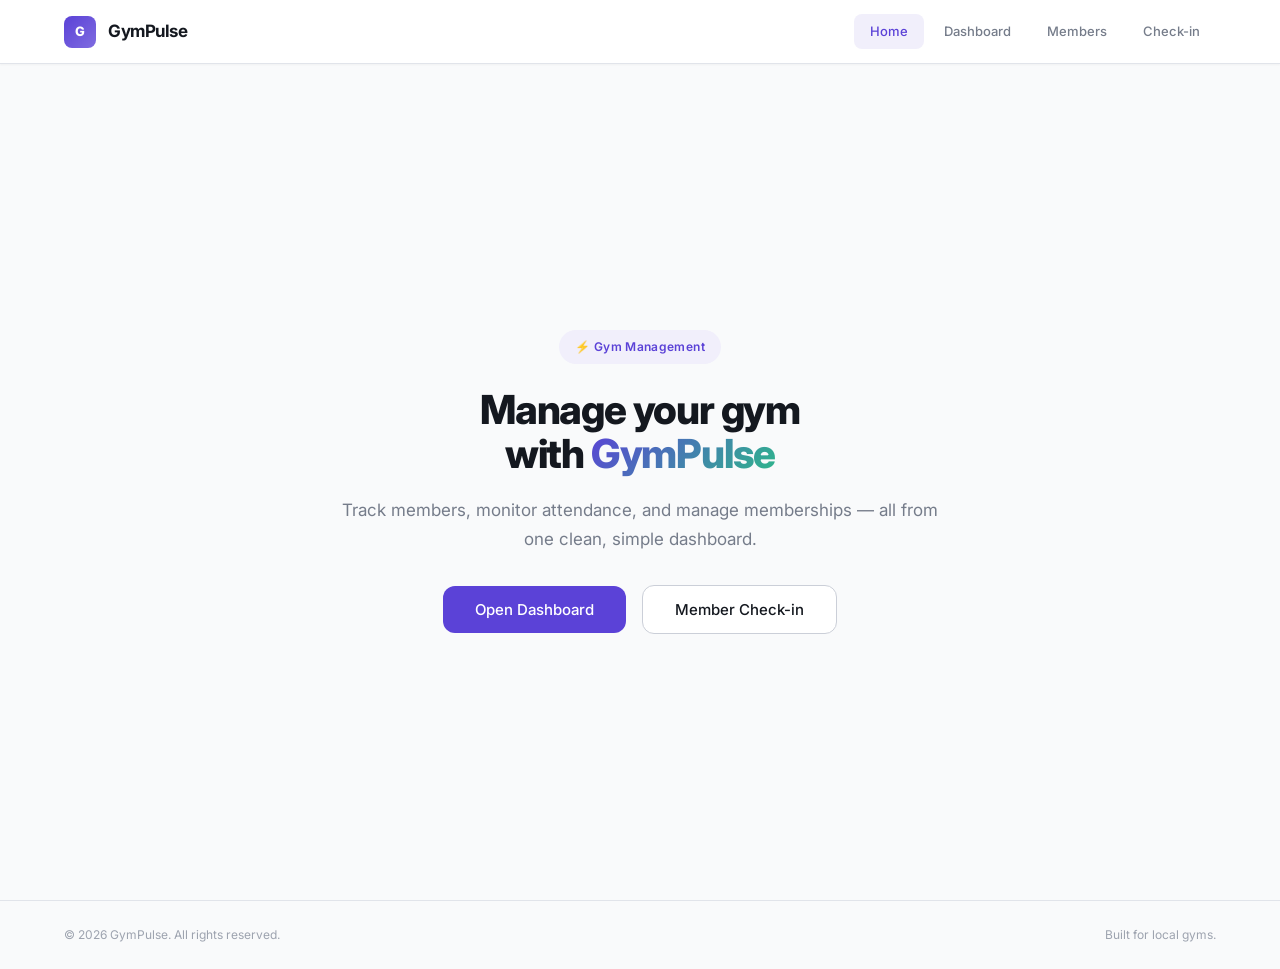
<file: index.html>
<!DOCTYPE html>
<html lang="en">
<head>
  <meta charset="UTF-8">
  <meta name="viewport" content="width=device-width, initial-scale=1.0">
  <meta name="description" content="GymPulse — Modern gym management system for tracking members, attendance, and memberships.">
  <title>GymPulse — Gym Management System</title>
  <link rel="stylesheet" href="css/style.css">
</head>
<body>
  <div class="page">

    <!-- Navigation -->
    <nav class="nav" aria-label="Main navigation">
      <div class="container nav__inner">
        <a href="index.html" class="nav__brand" id="nav-brand">
          <div class="nav__logo" aria-hidden="true">G</div>
          <span class="nav__brand-name">GymPulse</span>
        </a>

        <button
          class="nav__toggle"
          id="nav-toggle"
          aria-label="Toggle navigation menu"
          aria-expanded="false"
          aria-controls="nav-links"
        >
          <span></span>
          <span></span>
          <span></span>
        </button>

        <div class="nav__links" id="nav-links" role="menubar">
          <a href="index.html" class="nav__link" role="menuitem">Home</a>
          <a href="admin.html" class="nav__link" role="menuitem">Dashboard</a>
          <a href="members.html" class="nav__link" role="menuitem">Members</a>
          <a href="check-in.html" class="nav__link" role="menuitem">Check-in</a>
        </div>
      </div>
    </nav>

    <!-- Hero Section -->
    <main class="hero" id="hero">
      <div class="hero__content">
        <div class="hero__badge" aria-hidden="true">⚡ Gym Management</div>
        <h1 class="hero__title">
          Manage your gym<br>with <span>GymPulse</span>
        </h1>
        <p class="hero__description">
          Track members, monitor attendance, and manage memberships — all from one clean, simple dashboard.
        </p>
        <div class="hero__actions">
          <a href="admin.html" class="btn btn--primary btn--lg" id="btn-get-started">
            Open Dashboard
          </a>
          <a href="check-in.html" class="btn btn--outline btn--lg" id="btn-checkin">
            Member Check-in
          </a>
        </div>
      </div>
    </main>

    <!-- Footer -->
    <footer class="footer">
      <div class="container footer__inner">
        <p class="footer__text">&copy; 2026 GymPulse. All rights reserved.</p>
        <p class="footer__text">Built for local gyms.</p>
      </div>
    </footer>

  </div>

  <script src="js/app.js"></script>
</body>
</html>
</file>
<file: css/style.css>
/* ============================================
   GYM MANAGEMENT SYSTEM — Design System
   ============================================ */

/* --- Google Fonts --- */
@import url('https://fonts.googleapis.com/css2?family=Inter:wght@300;400;500;600;700;800&display=swap');

/* ============================================
   1. CSS Custom Properties (Design Tokens)
   ============================================ */
:root {
  /* --- Color Palette --- */
  --color-primary:        hsl(250, 65%, 55%);
  --color-primary-light:  hsl(250, 65%, 65%);
  --color-primary-dark:   hsl(250, 65%, 42%);
  --color-primary-subtle: hsl(250, 60%, 96%);

  --color-accent:         hsl(160, 60%, 45%);
  --color-accent-light:   hsl(160, 55%, 55%);
  --color-accent-subtle:  hsl(160, 50%, 95%);

  --color-danger:         hsl(0, 70%, 58%);
  --color-danger-subtle:  hsl(0, 70%, 96%);

  --color-warning:        hsl(38, 90%, 55%);
  --color-warning-subtle: hsl(38, 80%, 95%);

  --color-success:        hsl(150, 55%, 45%);
  --color-success-subtle: hsl(150, 50%, 95%);

  /* --- Neutrals --- */
  --color-white:          #ffffff;
  --color-gray-50:        hsl(220, 20%, 98%);
  --color-gray-100:       hsl(220, 18%, 96%);
  --color-gray-200:       hsl(220, 16%, 90%);
  --color-gray-300:       hsl(220, 14%, 82%);
  --color-gray-400:       hsl(220, 10%, 65%);
  --color-gray-500:       hsl(220, 8%, 50%);
  --color-gray-600:       hsl(220, 10%, 38%);
  --color-gray-700:       hsl(220, 14%, 28%);
  --color-gray-800:       hsl(220, 18%, 18%);
  --color-gray-900:       hsl(220, 22%, 10%);

  /* --- Surfaces --- */
  --surface-page:         var(--color-gray-50);
  --surface-card:         var(--color-white);
  --surface-elevated:     var(--color-white);
  --surface-nav:          var(--color-white);

  /* --- Text --- */
  --text-primary:         var(--color-gray-900);
  --text-secondary:       var(--color-gray-500);
  --text-tertiary:        var(--color-gray-400);
  --text-inverse:         var(--color-white);
  --text-link:            var(--color-primary);

  /* --- Typography --- */
  --font-family:          'Inter', -apple-system, BlinkMacSystemFont, 'Segoe UI', sans-serif;
  --font-size-xs:         0.75rem;    /* 12px */
  --font-size-sm:         0.8125rem;  /* 13px */
  --font-size-base:       0.9375rem;  /* 15px */
  --font-size-md:         1.0625rem;  /* 17px */
  --font-size-lg:         1.25rem;    /* 20px */
  --font-size-xl:         1.5rem;     /* 24px */
  --font-size-2xl:        2rem;       /* 32px */
  --font-size-3xl:        2.5rem;     /* 40px */

  --font-weight-light:    300;
  --font-weight-regular:  400;
  --font-weight-medium:   500;
  --font-weight-semibold: 600;
  --font-weight-bold:     700;
  --font-weight-extra:    800;

  --line-height-tight:    1.2;
  --line-height-normal:   1.5;
  --line-height-relaxed:  1.7;

  --letter-spacing-tight: -0.025em;
  --letter-spacing-normal: 0;
  --letter-spacing-wide:  0.03em;

  /* --- Spacing --- */
  --space-1:  0.25rem;   /* 4px */
  --space-2:  0.5rem;    /* 8px */
  --space-3:  0.75rem;   /* 12px */
  --space-4:  1rem;      /* 16px */
  --space-5:  1.25rem;   /* 20px */
  --space-6:  1.5rem;    /* 24px */
  --space-8:  2rem;      /* 32px */
  --space-10: 2.5rem;    /* 40px */
  --space-12: 3rem;      /* 48px */
  --space-16: 4rem;      /* 64px */
  --space-20: 5rem;      /* 80px */

  /* --- Border Radius --- */
  --radius-sm:   0.375rem;  /* 6px */
  --radius-md:   0.5rem;    /* 8px */
  --radius-lg:   0.75rem;   /* 12px */
  --radius-xl:   1rem;      /* 16px */
  --radius-full: 9999px;

  /* --- Shadows --- */
  --shadow-xs:   0 1px 2px hsla(220, 20%, 10%, 0.04);
  --shadow-sm:   0 1px 3px hsla(220, 20%, 10%, 0.06), 0 1px 2px hsla(220, 20%, 10%, 0.04);
  --shadow-md:   0 4px 6px hsla(220, 20%, 10%, 0.06), 0 2px 4px hsla(220, 20%, 10%, 0.04);
  --shadow-lg:   0 10px 15px hsla(220, 20%, 10%, 0.06), 0 4px 6px hsla(220, 20%, 10%, 0.03);
  --shadow-xl:   0 20px 25px hsla(220, 20%, 10%, 0.08), 0 8px 10px hsla(220, 20%, 10%, 0.04);

  /* --- Transitions --- */
  --transition-fast:   150ms ease;
  --transition-base:   200ms ease;
  --transition-slow:   300ms ease;

  /* --- Layout --- */
  --container-max:     1200px;
  --container-narrow:  800px;
  --nav-height:        4rem;
  --sidebar-width:     260px;
}


/* ============================================
   2. CSS Reset
   ============================================ */
*,
*::before,
*::after {
  box-sizing: border-box;
  margin: 0;
  padding: 0;
}

html {
  -webkit-text-size-adjust: 100%;
  -webkit-font-smoothing: antialiased;
  -moz-osx-font-smoothing: grayscale;
  scroll-behavior: smooth;
}

body {
  font-family: var(--font-family);
  font-size: var(--font-size-base);
  font-weight: var(--font-weight-regular);
  line-height: var(--line-height-normal);
  color: var(--text-primary);
  background-color: var(--surface-page);
  min-height: 100vh;
}

img, svg, video {
  display: block;
  max-width: 100%;
}

a {
  color: var(--text-link);
  text-decoration: none;
  transition: color var(--transition-fast);
}

a:hover {
  color: var(--color-primary-dark);
}

ul, ol {
  list-style: none;
}

button, input, select, textarea {
  font: inherit;
  color: inherit;
  border: none;
  outline: none;
  background: none;
}

button {
  cursor: pointer;
}

table {
  border-collapse: collapse;
  width: 100%;
}


/* ============================================
   3. Typography
   ============================================ */
h1, h2, h3, h4, h5, h6 {
  font-weight: var(--font-weight-bold);
  line-height: var(--line-height-tight);
  letter-spacing: var(--letter-spacing-tight);
  color: var(--text-primary);
}

h1 { font-size: var(--font-size-3xl); }
h2 { font-size: var(--font-size-2xl); }
h3 { font-size: var(--font-size-xl); }
h4 { font-size: var(--font-size-lg); }
h5 { font-size: var(--font-size-md); }
h6 { font-size: var(--font-size-base); font-weight: var(--font-weight-semibold); }

p {
  color: var(--text-secondary);
  line-height: var(--line-height-relaxed);
}

.text-sm { font-size: var(--font-size-sm); }
.text-xs { font-size: var(--font-size-xs); }
.text-muted { color: var(--text-tertiary); }
.text-center { text-align: center; }


/* ============================================
   4. Layout
   ============================================ */
.container {
  width: 100%;
  max-width: var(--container-max);
  margin-inline: auto;
  padding-inline: var(--space-6);
}

.container--narrow {
  max-width: var(--container-narrow);
}

.page {
  min-height: 100vh;
  display: flex;
  flex-direction: column;
}

.page__content {
  flex: 1;
  padding-top: var(--space-10);
  padding-bottom: var(--space-16);
}

.page-header {
  margin-bottom: var(--space-10);
}

.page-header__title {
  font-size: var(--font-size-2xl);
  margin-bottom: var(--space-2);
}

.page-header__subtitle {
  font-size: var(--font-size-base);
  color: var(--text-secondary);
  font-weight: var(--font-weight-regular);
}

.page-header__row {
  display: flex;
  align-items: center;
  justify-content: space-between;
  gap: var(--space-4);
  flex-wrap: wrap;
}


/* ============================================
   5. Navigation
   ============================================ */
.nav {
  background: var(--surface-nav);
  border-bottom: 1px solid var(--color-gray-200);
  height: var(--nav-height);
  position: sticky;
  top: 0;
  z-index: 100;
  box-shadow: var(--shadow-xs);
}

.nav__inner {
  display: flex;
  align-items: center;
  justify-content: space-between;
  height: 100%;
}

.nav__brand {
  display: flex;
  align-items: center;
  gap: var(--space-3);
  text-decoration: none;
  color: var(--text-primary);
}

.nav__logo {
  width: 2rem;
  height: 2rem;
  background: linear-gradient(135deg, var(--color-primary), var(--color-primary-light));
  border-radius: var(--radius-md);
  display: flex;
  align-items: center;
  justify-content: center;
  color: var(--text-inverse);
  font-weight: var(--font-weight-extra);
  font-size: var(--font-size-sm);
}

.nav__brand-name {
  font-size: var(--font-size-md);
  font-weight: var(--font-weight-bold);
  letter-spacing: var(--letter-spacing-tight);
}

.nav__links {
  display: flex;
  align-items: center;
  gap: var(--space-1);
}

.nav__link {
  display: flex;
  align-items: center;
  gap: var(--space-2);
  padding: var(--space-2) var(--space-4);
  font-size: var(--font-size-sm);
  font-weight: var(--font-weight-medium);
  color: var(--text-secondary);
  border-radius: var(--radius-md);
  transition: all var(--transition-fast);
  text-decoration: none;
}

.nav__link:hover {
  color: var(--text-primary);
  background: var(--color-gray-100);
}

.nav__link--active {
  color: var(--color-primary);
  background: var(--color-primary-subtle);
}

.nav__link--active:hover {
  color: var(--color-primary-dark);
  background: var(--color-primary-subtle);
}

/* Mobile nav toggle */
.nav__toggle {
  display: none;
  flex-direction: column;
  gap: 5px;
  padding: var(--space-2);
  cursor: pointer;
}

.nav__toggle span {
  display: block;
  width: 20px;
  height: 2px;
  background: var(--text-primary);
  border-radius: 2px;
  transition: all var(--transition-fast);
}


/* ============================================
   6. Cards
   ============================================ */
.card {
  background: var(--surface-card);
  border: 1px solid var(--color-gray-200);
  border-radius: var(--radius-lg);
  padding: var(--space-6);
  box-shadow: var(--shadow-sm);
}

.card--elevated {
  box-shadow: var(--shadow-md);
  border-color: transparent;
}

.card__header {
  margin-bottom: var(--space-6);
}

.card__title {
  font-size: var(--font-size-lg);
  font-weight: var(--font-weight-semibold);
  margin-bottom: var(--space-1);
}

.card__description {
  font-size: var(--font-size-sm);
  color: var(--text-secondary);
}


/* ============================================
   7. Buttons
   ============================================ */
.btn {
  display: inline-flex;
  align-items: center;
  justify-content: center;
  gap: var(--space-2);
  padding: var(--space-3) var(--space-5);
  font-size: var(--font-size-sm);
  font-weight: var(--font-weight-medium);
  border-radius: var(--radius-md);
  transition: all var(--transition-fast);
  white-space: nowrap;
  text-decoration: none;
  line-height: 1;
}

.btn--primary {
  background: var(--color-primary);
  color: var(--text-inverse);
}

.btn--primary:hover {
  background: var(--color-primary-dark);
  color: var(--text-inverse);
}

.btn--secondary {
  background: var(--color-gray-100);
  color: var(--text-primary);
}

.btn--secondary:hover {
  background: var(--color-gray-200);
}

.btn--outline {
  border: 1px solid var(--color-gray-300);
  color: var(--text-primary);
  background: var(--surface-card);
}

.btn--outline:hover {
  border-color: var(--color-gray-400);
  background: var(--color-gray-50);
}

.btn--danger {
  background: var(--color-danger);
  color: var(--text-inverse);
}

.btn--danger:hover {
  background: hsl(0, 70%, 50%);
  color: var(--text-inverse);
}

.btn--ghost {
  color: var(--text-secondary);
}

.btn--ghost:hover {
  background: var(--color-gray-100);
  color: var(--text-primary);
}

.btn--sm {
  padding: var(--space-2) var(--space-3);
  font-size: var(--font-size-xs);
}

.btn--lg {
  padding: var(--space-4) var(--space-8);
  font-size: var(--font-size-base);
  border-radius: var(--radius-lg);
}

.btn--full {
  width: 100%;
}


/* ============================================
   8. Forms
   ============================================ */
.form-group {
  margin-bottom: var(--space-5);
}

.form-label {
  display: block;
  font-size: var(--font-size-sm);
  font-weight: var(--font-weight-medium);
  color: var(--text-primary);
  margin-bottom: var(--space-2);
}

.form-input,
.form-select,
.form-textarea {
  width: 100%;
  padding: var(--space-3) var(--space-4);
  font-size: var(--font-size-base);
  color: var(--text-primary);
  background: var(--surface-card);
  border: 1px solid var(--color-gray-300);
  border-radius: var(--radius-md);
  transition: border-color var(--transition-fast), box-shadow var(--transition-fast);
}

.form-input:focus,
.form-select:focus,
.form-textarea:focus {
  border-color: var(--color-primary);
  box-shadow: 0 0 0 3px hsla(250, 65%, 55%, 0.12);
}

.form-input::placeholder {
  color: var(--text-tertiary);
}

.form-textarea {
  resize: vertical;
  min-height: 100px;
}

.form-hint {
  font-size: var(--font-size-xs);
  color: var(--text-tertiary);
  margin-top: var(--space-1);
}

.form-error {
  font-size: var(--font-size-xs);
  color: var(--color-danger);
  margin-top: var(--space-1);
}


/* ============================================
   9. Badges
   ============================================ */
.badge {
  display: inline-flex;
  align-items: center;
  padding: var(--space-1) var(--space-3);
  font-size: var(--font-size-xs);
  font-weight: var(--font-weight-medium);
  border-radius: var(--radius-full);
  line-height: 1;
  letter-spacing: var(--letter-spacing-wide);
}

.badge--primary {
  background: var(--color-primary-subtle);
  color: var(--color-primary);
}

.badge--success {
  background: var(--color-success-subtle);
  color: var(--color-success);
}

.badge--warning {
  background: var(--color-warning-subtle);
  color: hsl(38, 70%, 38%);
}

.badge--danger {
  background: var(--color-danger-subtle);
  color: var(--color-danger);
}

.badge--neutral {
  background: var(--color-gray-100);
  color: var(--color-gray-600);
}


/* ============================================
   10. Tables
   ============================================ */
.table-wrapper {
  overflow-x: auto;
  border: 1px solid var(--color-gray-200);
  border-radius: var(--radius-lg);
}

.table {
  width: 100%;
  font-size: var(--font-size-sm);
}

.table th {
  text-align: left;
  padding: var(--space-3) var(--space-4);
  font-weight: var(--font-weight-medium);
  color: var(--text-secondary);
  font-size: var(--font-size-xs);
  text-transform: uppercase;
  letter-spacing: var(--letter-spacing-wide);
  background: var(--color-gray-50);
  border-bottom: 1px solid var(--color-gray-200);
}

.table td {
  padding: var(--space-4);
  border-bottom: 1px solid var(--color-gray-100);
  color: var(--text-primary);
}

.table tbody tr:last-child td {
  border-bottom: none;
}

.table tbody tr:hover {
  background: var(--color-gray-50);
}

.mobile-status-badge {
  display: none;
}



/* ============================================
   11. Stats / Metrics Cards
   ============================================ */
.stats-grid {
  display: grid;
  grid-template-columns: repeat(auto-fit, minmax(220px, 1fr));
  gap: var(--space-5);
}

.stat-card {
  background: var(--surface-card);
  border: 1px solid var(--color-gray-200);
  border-radius: var(--radius-lg);
  padding: var(--space-6);
  box-shadow: var(--shadow-xs);
}

.stat-card__label {
  font-size: var(--font-size-xs);
  font-weight: var(--font-weight-medium);
  color: var(--text-secondary);
  text-transform: uppercase;
  letter-spacing: var(--letter-spacing-wide);
  margin-bottom: var(--space-2);
}

.stat-card__value {
  font-size: var(--font-size-2xl);
  font-weight: var(--font-weight-bold);
  color: var(--text-primary);
  letter-spacing: var(--letter-spacing-tight);
}

.stat-card__change {
  font-size: var(--font-size-xs);
  color: var(--text-tertiary);
  margin-top: var(--space-1);
}


/* ============================================
   12. Empty States
   ============================================ */
.empty-state {
  text-align: center;
  padding: var(--space-16) var(--space-6);
}

.empty-state__icon {
  font-size: 3rem;
  margin-bottom: var(--space-4);
  opacity: 0.4;
}

.empty-state__title {
  font-size: var(--font-size-lg);
  font-weight: var(--font-weight-semibold);
  margin-bottom: var(--space-2);
}

.empty-state__description {
  font-size: var(--font-size-sm);
  color: var(--text-secondary);
  max-width: 400px;
  margin-inline: auto;
  margin-bottom: var(--space-6);
}


/* ============================================
   13. Avatar
   ============================================ */
.avatar {
  width: 2.5rem;
  height: 2.5rem;
  border-radius: var(--radius-full);
  background: var(--color-primary-subtle);
  color: var(--color-primary);
  display: flex;
  align-items: center;
  justify-content: center;
  font-weight: var(--font-weight-semibold);
  font-size: var(--font-size-sm);
  flex-shrink: 0;
}

.avatar--sm {
  width: 2rem;
  height: 2rem;
  font-size: var(--font-size-xs);
}

.avatar--lg {
  width: 4rem;
  height: 4rem;
  font-size: var(--font-size-lg);
}

.avatar--xl {
  width: 5rem;
  height: 5rem;
  font-size: var(--font-size-xl);
}


/* ============================================
   14. Footer
   ============================================ */
.footer {
  border-top: 1px solid var(--color-gray-200);
  padding: var(--space-6) 0;
  margin-top: auto;
}

.footer__inner {
  display: flex;
  align-items: center;
  justify-content: space-between;
  flex-wrap: wrap;
  gap: var(--space-4);
}

.footer__text {
  font-size: var(--font-size-xs);
  color: var(--text-tertiary);
}


/* ============================================
   15. Utility Classes
   ============================================ */
.sr-only {
  position: absolute;
  width: 1px;
  height: 1px;
  padding: 0;
  margin: -1px;
  overflow: hidden;
  clip: rect(0, 0, 0, 0);
  border: 0;
}

.flex { display: flex; }
.flex-col { flex-direction: column; }
.items-center { align-items: center; }
.justify-between { justify-content: space-between; }
.gap-2 { gap: var(--space-2); }
.gap-4 { gap: var(--space-4); }
.gap-6 { gap: var(--space-6); }

.mt-4 { margin-top: var(--space-4); }
.mt-6 { margin-top: var(--space-6); }
.mt-8 { margin-top: var(--space-8); }
.mb-4 { margin-bottom: var(--space-4); }
.mb-6 { margin-bottom: var(--space-6); }

.grid-2 {
  display: grid;
  grid-template-columns: repeat(2, 1fr);
  gap: var(--space-5);
}


/* ============================================
   16. Hero / Landing Specific
   ============================================ */
.hero {
  display: flex;
  align-items: center;
  justify-content: center;
  min-height: calc(100vh - var(--nav-height));
  text-align: center;
  padding: var(--space-8);
}

.hero__content {
  max-width: 600px;
}

.hero__badge {
  display: inline-flex;
  align-items: center;
  gap: var(--space-2);
  padding: var(--space-2) var(--space-4);
  background: var(--color-primary-subtle);
  color: var(--color-primary);
  border-radius: var(--radius-full);
  font-size: var(--font-size-xs);
  font-weight: var(--font-weight-semibold);
  margin-bottom: var(--space-6);
  letter-spacing: var(--letter-spacing-wide);
}

.hero__title {
  font-size: var(--font-size-3xl);
  font-weight: var(--font-weight-extra);
  line-height: 1.1;
  margin-bottom: var(--space-5);
  letter-spacing: -0.03em;
}

.hero__title span {
  background: linear-gradient(135deg, var(--color-primary), var(--color-accent));
  -webkit-background-clip: text;
  -webkit-text-fill-color: transparent;
  background-clip: text;
}

.hero__description {
  font-size: var(--font-size-md);
  color: var(--text-secondary);
  line-height: var(--line-height-relaxed);
  margin-bottom: var(--space-8);
}

.hero__actions {
  display: flex;
  align-items: center;
  justify-content: center;
  gap: var(--space-4);
  flex-wrap: wrap;
}


/* ============================================
   17. Check-in Page Specific
   ============================================ */
.checkin-container {
  display: flex;
  align-items: center;
  justify-content: center;
  min-height: 100vh;
  padding: var(--space-6);
  background: linear-gradient(135deg, hsl(250, 40%, 16%), hsl(250, 50%, 10%));
}

.checkin-card {
  background: var(--surface-card);
  border-radius: var(--radius-xl);
  padding: var(--space-10) var(--space-8);
  text-align: center;
  max-width: 420px;
  width: 100%;
  box-shadow: var(--shadow-xl);
}

.checkin-card__logo {
  width: 3.5rem;
  height: 3.5rem;
  background: linear-gradient(135deg, var(--color-primary), var(--color-primary-light));
  border-radius: var(--radius-lg);
  display: flex;
  align-items: center;
  justify-content: center;
  color: var(--text-inverse);
  font-weight: var(--font-weight-extra);
  font-size: var(--font-size-lg);
  margin: 0 auto var(--space-6);
}

.checkin-card__title {
  font-size: var(--font-size-xl);
  margin-bottom: var(--space-2);
}

.checkin-card__description {
  font-size: var(--font-size-sm);
  color: var(--text-secondary);
  margin-bottom: var(--space-8);
}


/* ============================================
   18. Dashboard Layout
   ============================================ */
.dashboard-grid {
  display: grid;
  grid-template-columns: 1.4fr 1fr;
  gap: var(--space-5);
  align-items: start;
}

.dashboard-grid__side {
  display: flex;
  flex-direction: column;
  gap: var(--space-5);
}


/* ============================================
   19. List Component
   ============================================ */
.list__item {
  display: flex;
  align-items: center;
  justify-content: space-between;
  padding: var(--space-3) 0;
  border-bottom: 1px solid var(--color-gray-100);
  gap: var(--space-4);
}

.list__item:last-child {
  border-bottom: none;
}

.list__item-name {
  font-size: var(--font-size-sm);
  font-weight: var(--font-weight-medium);
  color: var(--text-primary);
}

.list__item-meta {
  font-size: var(--font-size-xs);
  color: var(--text-tertiary);
  white-space: nowrap;
}


/* ============================================
   18. Responsive
   ============================================ */

/* Tablet */
@media (max-width: 768px) {
  :root {
    --font-size-3xl: 2rem;
    --font-size-2xl: 1.625rem;
  }

  .nav__links {
    display: none;
    position: absolute;
    top: var(--nav-height);
    left: 0;
    right: 0;
    background: var(--surface-nav);
    flex-direction: column;
    padding: var(--space-4) var(--space-6);
    border-bottom: 1px solid var(--color-gray-200);
    box-shadow: var(--shadow-md);
  }

  .nav__links--open {
    display: flex;
  }

  .nav__link {
    width: 100%;
    padding: var(--space-3) var(--space-4);
  }

  .nav__toggle {
    display: flex;
  }

  .grid-2 {
    grid-template-columns: 1fr;
  }

  .page-header__row {
    flex-direction: column;
    align-items: flex-start;
  }

  .hero__title {
    font-size: var(--font-size-2xl);
  }

  .hero__actions {
    flex-direction: column;
    width: 100%;
  }

  .hero__actions .btn {
    width: 100%;
  }

  .footer__inner {
    flex-direction: column;
    text-align: center;
  }

  .dashboard-grid {
    grid-template-columns: 1fr;
  }

  .card__header.flex {
    flex-direction: column;
    align-items: flex-start;
    gap: var(--space-3);
  }

  /* Responsive Members Table as Stacked Cards */
  .hide-on-mobile {
    display: none !important;
  }
  
  .mobile-status-badge {
    display: block;
  }

  #members-table-wrapper {
    border: none;
    background: transparent;
  }

  #members-table, 
  #members-table tbody, 
  #members-table tr, 
  #members-table td {
    display: block;
    width: 100%;
  }

  #members-table thead {
    display: none;
  }

  #members-table tr {
    background: var(--surface-card);
    border: 1px solid var(--color-gray-200);
    border-radius: var(--radius-lg);
    margin-bottom: var(--space-3);
    padding: var(--space-4);
    box-shadow: var(--shadow-sm);
  }

  #members-table td {
    padding: var(--space-1) 0;
    border: none;
    display: flex;
    justify-content: space-between;
    align-items: center;
    font-size: var(--font-size-sm);
  }

  #members-table td[data-label]::before {
    content: attr(data-label);
    font-size: var(--font-size-xs);
    color: var(--text-secondary);
    text-transform: uppercase;
    font-weight: var(--font-weight-medium);
  }

  #members-table td[data-label="Member"] {
    margin-bottom: var(--space-2);
    padding-bottom: var(--space-3);
    border-bottom: 1px solid var(--color-gray-100);
    justify-content: flex-start;
  }

  #members-table td[data-label="Member"]::before {
    display: none;
  }

  #members-table td[data-action] {
    margin-top: var(--space-2);
    padding-top: var(--space-3);
    border-top: 1px solid var(--color-gray-100);
    justify-content: flex-end;
  }
  
  #members-table td[data-action]::before {
    display: none;
  }

  /* Stack Search & Filter on Mobile */
  [aria-label="Search and filter members"] .flex {
    flex-direction: column;
    align-items: stretch;
  }
  
  [aria-label="Search and filter members"] .form-select {
    width: 100% !important;
  }
}

/* Mobile */
@media (max-width: 480px) {
  .container {
    padding-inline: var(--space-4);
  }

  .card {
    padding: var(--space-4);
  }

  .stat-card {
    padding: var(--space-4);
  }

  .stats-grid {
    grid-template-columns: 1fr 1fr;
    gap: var(--space-3);
  }

  .checkin-card {
    padding: var(--space-8) var(--space-5);
  }
}
</file>
